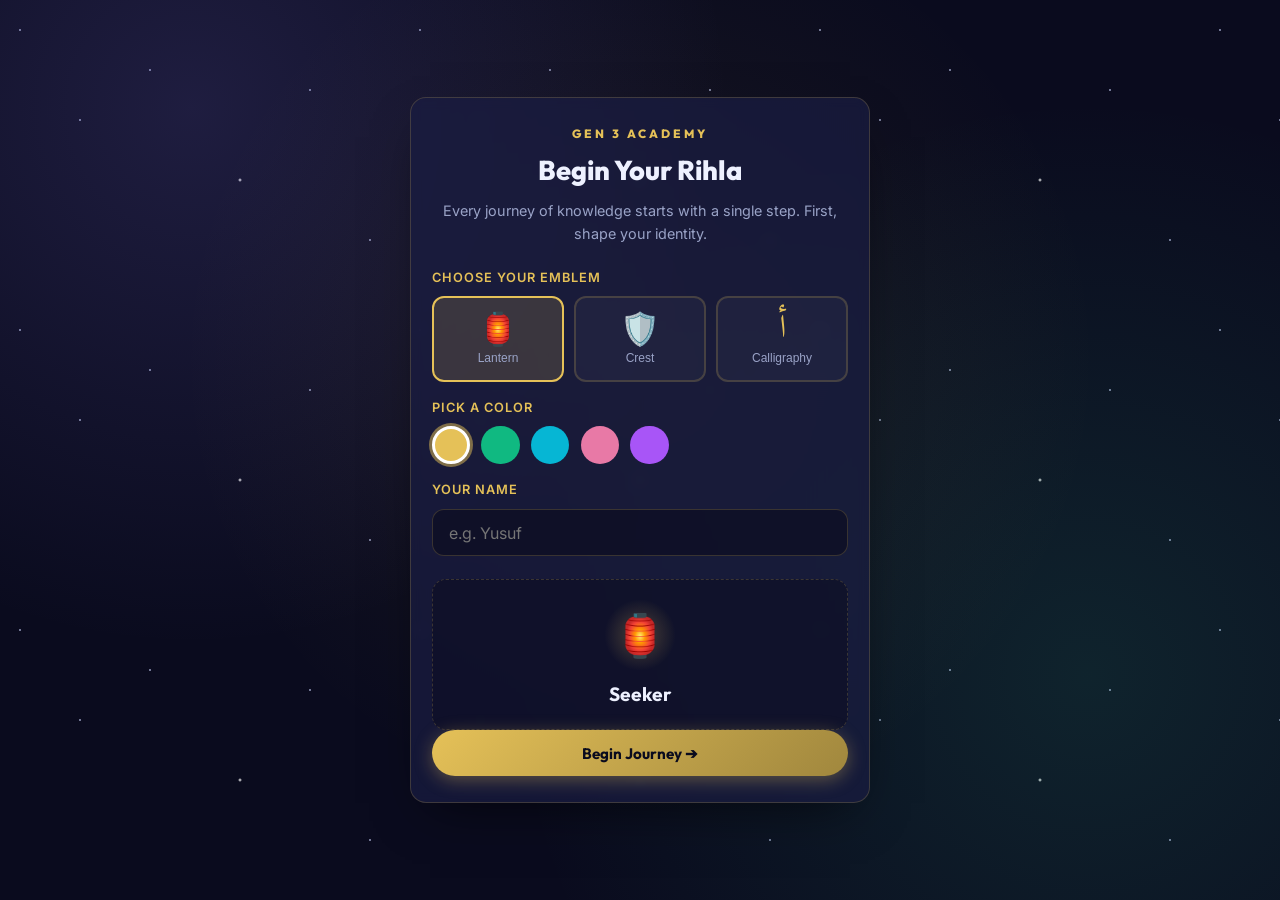
<file: index.html>
<!DOCTYPE html>
<html lang="en">
<head>
  <meta charset="UTF-8">
  <meta name="viewport" content="width=device-width, initial-scale=1.0">
  <title>Gen 3 Academy — The Journey</title>
  <meta name="description" content="An interactive Islamic Studies learning game: travel the Rihla, earn knowledge, and rise through the ranks.">
  <link rel="stylesheet" href="game.css?v=2.0.0">
</head>
<body>

  <!-- Toast Notification Bar -->
  <div class="toast-container" id="toast-container" aria-live="polite"></div>

  <!-- ============ TOP BAR (hidden on create/intro) ============ -->
  <header id="topbar" class="topbar hidden">
    <button class="tb-identity" onclick="Game.openProfileModal()" title="Click to view details & change student name">
      <span class="tb-emblem" id="tb-emblem"></span>
      <span class="tb-name" id="tb-name">Seeker</span>
      <span style="font-size: 0.7rem; opacity: 0.7; margin-left: 0.2rem;">✏️</span>
    </button>
    <div class="tb-stats">
      <span class="tb-rank pill" id="tb-rank">📜 Ma'lumat</span>
      <span class="tb-score pill" id="tb-score">⭐ 0</span>
      <button class="tb-profile" onclick="Game.openProfileModal()" aria-label="Open profile customization">🎨</button>
    </div>
  </header>

  <!-- ============ SCREEN: CREATE EMBLEM + NAME ============ -->
  <section id="screen-create" class="screen screen-center">
    <div class="card create-card">
      <div class="brand-mini">GEN 3 ACADEMY</div>
      <h1 class="create-title">Begin Your Rihla</h1>
      <p class="create-sub">Every journey of knowledge starts with a single step. First, shape your identity.</p>

      <label class="field-label">Choose your emblem</label>
      <div class="emblem-picker" id="emblem-picker">
        <button class="emblem-opt selected" data-emblem="lantern">
          <span class="emblem-glyph">🏮</span><span class="emblem-word">Lantern</span>
        </button>
        <button class="emblem-opt" data-emblem="crest">
          <span class="emblem-glyph">🛡️</span><span class="emblem-word">Crest</span>
        </button>
        <button class="emblem-opt" data-emblem="calligraphy">
          <span class="emblem-glyph calli" id="calli-preview">أ</span><span class="emblem-word">Calligraphy</span>
        </button>
      </div>

      <label class="field-label">Pick a color</label>
      <div class="color-picker" id="color-picker">
        <button class="color-opt selected" data-color="gold" style="--c:#e5c158"></button>
        <button class="color-opt" data-color="emerald" style="--c:#10b981"></button>
        <button class="color-opt" data-color="cyan" style="--c:#06b6d4"></button>
        <button class="color-opt" data-color="rose" style="--c:#e879a6"></button>
        <button class="color-opt" data-color="violet" style="--c:#a855f7"></button>
      </div>

      <label class="field-label" for="name-input">Your name</label>
      <input id="name-input" class="name-input" type="text" maxlength="18" placeholder="e.g. Yusuf" oninput="Game.onNameType()">

      <div class="live-preview">
        <div class="preview-emblem" id="preview-emblem"></div>
        <div class="preview-name" id="preview-name">Seeker</div>
      </div>

      <button class="btn btn-primary btn-full" onclick="Game.createProfile()">Begin Journey ➔</button>
    </div>
  </section>

  <!-- ============ SCREEN: INTRO HOW IT WORKS ============ -->
  <section id="screen-intro" class="screen screen-center hidden">
    <div class="card intro-card">
      <div class="intro-icon">📜</div>
      <h2 class="intro-title">The Path of Seeking Knowledge</h2>
      <p class="intro-sub">In classical Islam, knowledge was earned step by step. Here is how your journey unfolds:</p>

      <ul class="intro-steps">
        <li><span class="step-num">1</span> <strong>Travel the Trail:</strong> Stations unlock one by one as you read and demonstrate understanding.</li>
        <li><span class="step-num">2</span> <strong>Earn Wisdom:</strong> Correct answers on your first try award full points. Mistakes open the Socratic Tutor for guidance.</li>
        <li><span class="step-num">3</span> <strong>Ascend the Ranks:</strong> Rise through the 4 levels — <em>Ma'lumat → 'Ilm → Fiqh → Fahm</em>.</li>
        <li><span class="step-num">4</span> <strong>Personalize Your Emblem:</strong> Unlock titles, halos, and themes as your knowledge deepens.</li>
      </ul>

      <button class="btn btn-primary btn-full" onclick="Game.goMap()">Enter the Realm ➔</button>
    </div>
  </section>

  <!-- ============ SCREEN: MAP ============ -->
  <section id="screen-map" class="screen hidden">
    <div class="map-header">
      <h1 class="map-title">Rihla Quest Trail</h1>
      <div class="map-sub" id="map-sub">Grade 6 · Quarter 1 · Aqidah & Tawheed</div>
    </div>

    <div id="trail" class="trail">
      <svg id="trail-svg" class="trail-svg">
        <path id="trail-base" class="trail-base" fill="none" style="fill:none !important;" />
        <path id="trail-fill" class="trail-fill" fill="none" style="fill:none !important;" />
      </svg>
      <div id="nodes"></div>
    </div>
  </section>

  <!-- ============ SCREEN: STAGE (READ OR QUESTION) ============ -->
  <section id="screen-stage" class="screen hidden">
    <div id="stage-card" class="card stage-card">
      <!-- dynamically populated by Game.renderStage() -->
    </div>
  </section>

  <!-- ============ SCREEN: PROFILE / CUSTOMIZE ============ -->
  <section id="screen-profile" class="screen hidden">
    <div class="card profile-card">
      <div class="profile-header">
        <div class="profile-avatar-wrap">
          <div class="profile-avatar" id="prof-avatar"></div>
        </div>
        <h2 class="profile-name" id="prof-name">Seeker</h2>
        <div class="profile-tag" id="prof-tag"></div>
        <div class="profile-rank" id="prof-rank">📜 Ma'lumat</div>
        <div class="profile-score" id="prof-score">⭐ 0 Points</div>
      </div>

      <!-- Change Student Name Section -->
      <div class="deco-section" style="background: rgba(255,255,255,0.03); border: 1px solid var(--glass-border); padding: 1.1rem; border-radius: 14px;">
        <h3 style="margin-top:0; color: var(--gold);">✏️ Change Student Name</h3>
        <p style="font-size: 0.8rem; color: var(--muted); margin-bottom: 0.6rem;">Update your name tag for the portal and game leaderboard:</p>
        <div style="display: flex; gap: 0.5rem;">
          <input type="text" id="prof-name-input" class="name-input" maxlength="18" placeholder="Enter student name...">
          <button class="btn btn-primary" style="padding: 0.6rem 1.2rem; font-size: 0.85rem;" onclick="Game.updateStudentName()">Save ➔</button>
        </div>
      </div>

      <div class="deco-section">
        <h3>Emblem Ring</h3>
        <div class="deco-opts" id="opt-rings"></div>

        <h3>Honorific Title</h3>
        <div class="deco-opts" id="opt-tags"></div>

        <h3>Realm Theme</h3>
        <div class="deco-opts" id="opt-themes"></div>
      </div>

      <button class="btn btn-secondary btn-full" onclick="Game.goMap()" style="margin-top: 1.5rem;">Return to Trail ➔</button>
    </div>
  </section>

  <!-- ============ TUTOR DRAWER (HINT ONLY) ============ -->
  <div id="tutor-drawer" class="tutor-drawer hidden">
    <div class="tutor-header">
      <div class="tutor-title" id="tutor-title">📖 How to Play</div>
      <button class="tutor-close" onclick="Game.closeTutor()">&times;</button>
    </div>
    <div id="tutor-body" class="tutor-body">
      <div class="tutor-msg tutor-ai">
        Assalamu Alaikum! I am here to guide your reflection. Knowledge that is earned is knowledge that endures.
      </div>
    </div>
  </div>
  <button id="tutor-fab" class="tutor-fab hidden" onclick="Game.openGuide()" aria-label="How to play">❓</button>

  <!-- ============ CELEBRATION MODAL ============ -->
  <div id="celeb-modal" class="celeb-modal hidden">
    <div class="celeb-card card">
      <div class="celeb-icon" id="celeb-icon">🏆</div>
      <h2 class="celeb-title" id="celeb-title">Rank Up!</h2>
      <p class="celeb-sub" id="celeb-sub">You have ascended to 'Ilm.</p>
      <button class="btn btn-primary" onclick="Game.closeCeleb()">Continue ➔</button>
    </div>
  </div>

  <script src="game.js?v=2.0.0"></script>
</body>
</html>
</file>
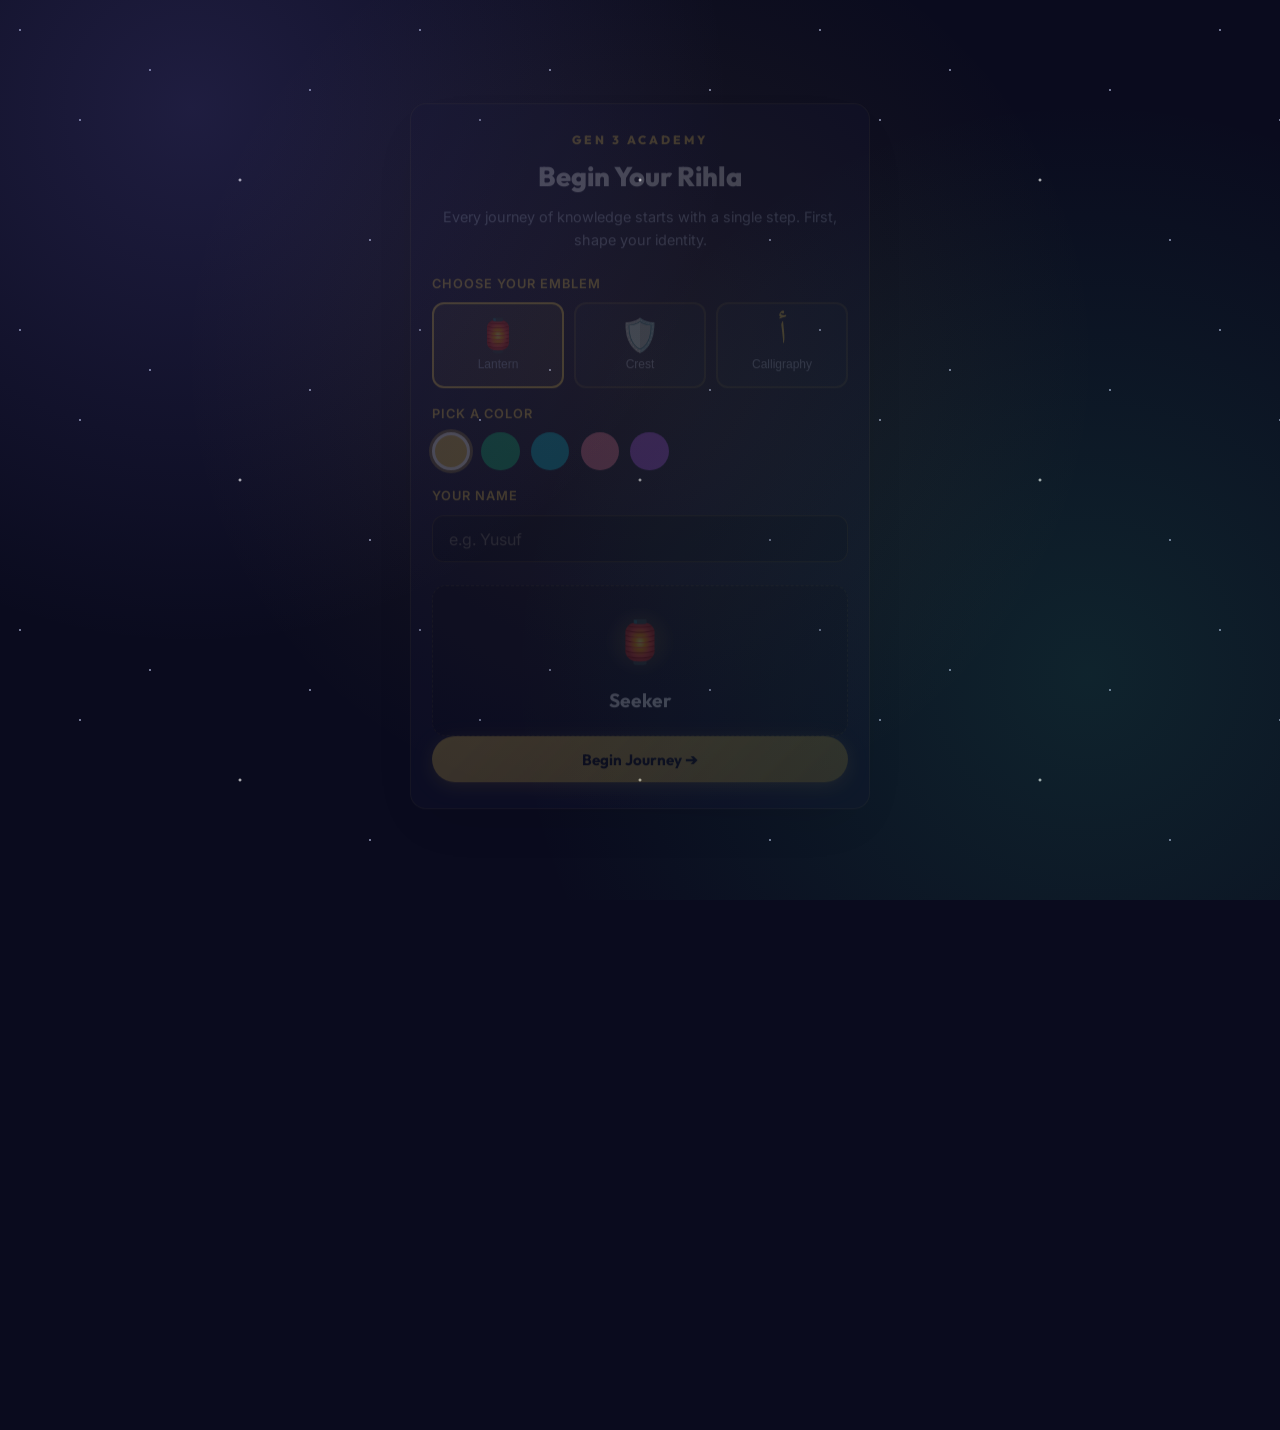
<file: game.html>
<!DOCTYPE html>
<html lang="en">
<head>
  <meta charset="UTF-8">
  <title>Gen 3 Academy</title>
  <meta http-equiv="refresh" content="0; url=index.html">
  <link rel="canonical" href="index.html">
</head>
<body>
  <p>Redirecting to <a href="index.html">Gen 3 Academy</a>…</p>
</body>
</html>
</file>
<file: game.css>
/* ==========================================================================
   Gen 3 Academy — The Journey (Game Mode)
   Theme: "Celestial Rihla" — night-sky journey. Mobile-first.
   ========================================================================== */
@import url('https://fonts.googleapis.com/css2?family=Amiri:wght@400;700&family=Inter:wght@300;400;500;600;700&family=Outfit:wght@500;600;700;800&display=swap');

:root {
  --bg-dark: #0a0b1e;
  --bg-surface: #14163a;
  --bg-card: rgba(26, 28, 66, 0.72);
  --glass-border: rgba(229, 193, 88, 0.20);
  --gold: #e5c158;
  --gold-soft: #f3dd93;
  --emerald: #34d399;
  --cyan: #38bdf8;
  --violet: #8b7bf0;
  --rose: #e879a6;
  --star: #cfd8ff;
  --text: #eef1ff;
  --muted: #9aa3c7;
  --font-head: 'Outfit', sans-serif;
  --font-body: 'Inter', sans-serif;
  --font-arabic: 'Amiri', serif;
  --radius: 16px;
  --accent: var(--gold);
}

* { box-sizing: border-box; margin: 0; padding: 0; }

body {
  background: var(--bg-dark);
  color: var(--text);
  font-family: var(--font-body);
  line-height: 1.6;
  min-height: 100vh;
  overflow-x: hidden;
  -webkit-tap-highlight-color: transparent;
}
/* Starfield + nebula (fixed, behind everything) */
body::before {
  content: ''; position: fixed; inset: 0; z-index: -2; pointer-events: none;
  background-color: var(--bg-dark);
  background-image:
    radial-gradient(circle at 15% 12%, rgba(139,123,240,0.16), transparent 40%),
    radial-gradient(circle at 85% 75%, rgba(52,211,153,0.12), transparent 45%),
    radial-gradient(circle at 50% 40%, rgba(229,193,88,0.08), transparent 55%),
    radial-gradient(1.5px 1.5px at 20px 30px, var(--star), transparent),
    radial-gradient(1.5px 1.5px at 80px 120px, var(--star), transparent),
    radial-gradient(1.5px 1.5px at 150px 70px, var(--star), transparent),
    radial-gradient(2px 2px at 240px 180px, #fff, transparent),
    radial-gradient(1.5px 1.5px at 310px 90px, var(--star), transparent),
    radial-gradient(1.5px 1.5px at 370px 240px, var(--star), transparent);
  background-repeat: repeat;
  background-size: cover, cover, cover, 400px 300px, 400px 300px, 400px 300px, 400px 300px, 400px 300px, 400px 300px;
}
/* Theme variants */
body.theme-emerald::before { background-color: #051614; }
body.theme-desert::before  { background-color: #170d1a; }

/* ---------- Layout & Utilities ---------- */
.hidden { display: none !important; }
.pill { background: rgba(229,193,88,.12); border: 1px solid var(--glass-border); padding: .25rem .75rem; border-radius: 999px; font-size: .8rem; font-weight: 600; color: var(--gold); }
.screen { display: flex; flex-direction: column; min-height: 100vh; padding: 1rem; width: 100%; max-width: 720px; margin: 0 auto; }
.screen-center { justify-content: center; align-items: center; }
.screen-enter { animation: fadeIn .35s ease-out; }
@keyframes fadeIn { from { opacity: 0; transform: translateY(8px); } to { opacity: 1; transform: translateY(0); } }

/* In-UI Toast Notifications */
.toast-container {
  position: fixed; top: 1.5rem; right: 1.5rem; z-index: 1000;
  display: flex; flex-direction: column; gap: 0.6rem; pointer-events: none;
}
.toast {
  background: rgba(14, 16, 42, 0.95); backdrop-filter: blur(12px);
  border: 1px solid var(--gold); color: var(--text);
  padding: 0.85rem 1.25rem; border-radius: 12px;
  box-shadow: 0 10px 30px rgba(0,0,0,0.5); font-size: 0.88rem; font-weight: 500;
  pointer-events: auto; animation: toastIn 0.3s cubic-bezier(0.16, 1, 0.3, 1);
}
@keyframes toastIn { from { transform: translateX(100%); opacity: 0; } to { transform: translateX(0); opacity: 1; } }

/* Buttons */
.btn {
  font-family: var(--font-head); font-weight: 700; font-size: .95rem;
  padding: .85rem 1.4rem; border-radius: 999px; border: none; cursor: pointer;
  display: inline-flex; align-items: center; justify-content: center; gap: .5rem;
  transition: transform .15s ease, box-shadow .15s ease, filter .15s;
}
.btn-primary { background: linear-gradient(135deg, var(--accent), color-mix(in srgb, var(--accent) 70%, #000)); color: #0a0b1e; box-shadow: 0 4px 18px color-mix(in srgb, var(--accent) 35%, transparent); }
.btn-primary:hover { filter: brightness(1.1); transform: translateY(-2px); }
.btn-secondary { background: rgba(255,255,255,0.06); border: 1px solid var(--glass-border); color: var(--text); }
.btn-secondary:hover { background: rgba(255,255,255,0.12); }
.btn-full { width: 100%; }

/* ---------- Top Bar ---------- */
.topbar {
  position: sticky; top: 0; z-index: 50;
  display: flex; align-items: center; justify-content: space-between;
  padding: .65rem 1rem; background: rgba(10,11,30,0.85); backdrop-filter: blur(12px);
  border-bottom: 1px solid var(--glass-border);
}
.tb-identity { display: flex; align-items: center; gap: .5rem; background: none; border: none; color: inherit; cursor: pointer; }
.tb-emblem { font-size: 1.4rem; }
.tb-name { font-family: var(--font-head); font-weight: 700; font-size: .95rem; max-width: 110px; overflow: hidden; text-overflow: ellipsis; white-space: nowrap; }
.tb-stats { display: flex; align-items: center; gap: .5rem; }
.tb-profile { background: rgba(255,255,255,0.06); border: 1px solid var(--glass-border); width: 34px; height: 34px; border-radius: 50%; display: grid; place-items: center; cursor: pointer; color: var(--text); }

/* ---------- Cards ---------- */
.card {
  background: var(--bg-card); border: 1px solid var(--glass-border); border-radius: var(--radius);
  padding: 1.6rem 1.3rem; width: 100%; max-width: 460px; box-shadow: 0 20px 50px -20px rgba(0,0,0,.65);
  backdrop-filter: blur(6px);
}
.brand-mini { font-family: var(--font-head); font-weight: 800; letter-spacing: 3px; color: var(--gold); font-size: .75rem; text-align: center; }
.create-title { font-family: var(--font-head); font-size: 1.7rem; font-weight: 800; text-align: center; margin: .4rem 0; }
.create-sub { color: var(--muted); text-align: center; font-size: .9rem; margin-bottom: 1.4rem; }
.field-label { display: block; font-size: .8rem; font-weight: 600; color: var(--gold); margin: 1rem 0 .5rem; text-transform: uppercase; letter-spacing: 1px; }

/* Emblem / color pickers */
.emblem-picker { display: grid; grid-template-columns: repeat(3,1fr); gap: .6rem; }
.emblem-opt { display: flex; flex-direction: column; align-items: center; gap: .4rem; padding: .9rem .4rem; background: rgba(255,255,255,0.03); border: 2px solid var(--glass-border); border-radius: 12px; cursor: pointer; color: var(--text); transition: all .15s; }
.emblem-opt:hover { background: rgba(255,255,255,0.07); }
.emblem-opt.selected { border-color: var(--accent); background: color-mix(in srgb, var(--accent) 16%, transparent); }
.emblem-glyph { font-size: 2rem; line-height: 1; }
.emblem-glyph.calli { font-family: var(--font-arabic); color: var(--accent); }
.emblem-word { font-size: .75rem; color: var(--muted); }
.color-picker { display: flex; gap: .7rem; }
.color-opt { width: 2.4rem; height: 2.4rem; border-radius: 50%; background: var(--c); border: 3px solid transparent; cursor: pointer; transition: transform .12s; }
.color-opt:hover { transform: scale(1.1); }
.color-opt.selected { border-color: #fff; box-shadow: 0 0 0 3px color-mix(in srgb, var(--c) 50%, transparent); }
.name-input { width: 100%; padding: .8rem 1rem; font-size: 1rem; font-family: var(--font-body); background: rgba(10,11,30,0.6); border: 1px solid var(--glass-border); border-radius: 12px; color: var(--text); }
.name-input:focus { outline: none; border-color: var(--accent); }

.live-preview { display: flex; flex-direction: column; align-items: center; gap: .5rem; margin-top: 1.4rem; padding: 1.2rem; background: rgba(10,11,30,0.5); border-radius: 14px; border: 1px dashed var(--glass-border); }
.preview-emblem { width: 4.5rem; height: 4.5rem; display: grid; place-items: center; font-size: 2.6rem; border-radius: 50%; background: radial-gradient(circle, color-mix(in srgb, var(--accent) 28%, transparent), transparent 70%); }
.preview-emblem.big { width: 6rem; height: 6rem; font-size: 3.4rem; }
.preview-emblem .calli { font-family: var(--font-arabic); color: var(--accent); }
.ring-gold    { box-shadow: 0 0 0 3px var(--gold); }
.ring-emerald { box-shadow: 0 0 0 3px var(--emerald); }
.ring-double  { box-shadow: 0 0 0 3px var(--gold), 0 0 0 6px rgba(229,193,88,.35); }
.preview-name { font-family: var(--font-head); font-weight: 700; font-size: 1.2rem; }
.name-title { color: var(--gold); font-weight: 600; font-size: .85rem; }

/* Intro */
.intro-card { max-width: 560px; }
.intro-grid { display: grid; grid-template-columns: 1fr; gap: .8rem; margin: 1.2rem 0; }
.intro-item { background: rgba(10,11,30,0.5); border: 1px solid var(--glass-border); border-radius: 12px; padding: 1rem; }
.intro-ic { font-size: 1.6rem; }
.intro-item h4 { font-family: var(--font-head); margin: .3rem 0 .2rem; }
.intro-item p { color: var(--muted); font-size: .88rem; }

/* ---------- Map / Trail ---------- */
.map-head { text-align: center; margin: 1rem 0 .6rem; }
.map-title { font-family: var(--font-head); font-size: 1.5rem; font-weight: 800; }
.map-sub { color: var(--muted); font-size: .9rem; }

.trail { position: relative; max-width: 460px; margin: 0 auto; }
.trail-svg { position: absolute; left: 0; top: 0; z-index: 1; overflow: visible; pointer-events: none !important; }
.trail-base { fill: none; stroke: rgba(229,193,88,.18); stroke-width: 6; stroke-linecap: round; stroke-dasharray: 1 15; pointer-events: none !important; }
.trail-fill { fill: none; stroke: var(--gold); stroke-width: 6; stroke-linecap: round; filter: drop-shadow(0 0 6px rgba(229,193,88,.7)); transition: stroke-dashoffset 1.2s cubic-bezier(.4,0,.2,1); pointer-events: none !important; }
.nodes { position: relative; z-index: 10; pointer-events: none; }

.node {
  position: absolute; transform: translate(-50%,-50%);
  display: flex; flex-direction: column; align-items: center;
  z-index: 20; pointer-events: auto !important; cursor: pointer;
}
.node-region {
  position: absolute; top: -30px; left: 50%; transform: translateX(-50%);
  white-space: nowrap; font-family: var(--font-head); font-weight: 700;
  font-size: .72rem; color: var(--gold); background: rgba(229,193,88,.15);
  border: 1px solid var(--glass-border); padding: .2rem .75rem; border-radius: 999px;
  pointer-events: auto !important; cursor: pointer;
  box-shadow: 0 4px 12px rgba(0,0,0,0.3);
}
.node-btn {
  width: 58px; height: 58px; border-radius: 50%; display: grid; place-items: center; font-size: 1.4rem;
  border: 2px solid var(--glass-border); color: var(--text); cursor: pointer;
  background: radial-gradient(circle at 32% 28%, rgba(52,54,104,.95), rgba(16,17,44,.95));
  transition: transform .15s ease;
  pointer-events: auto !important;
}
.node-btn:hover { transform: scale(1.08); }
.node.completed .node-btn { background: radial-gradient(circle at 32% 28%, #1f4037, #0d1f19); border-color: var(--emerald); color: var(--emerald); }
.node.current .node-btn {
  background: radial-gradient(circle at 32% 28%, #52471b, #1f1b0a); border-color: var(--gold); color: var(--gold);
  box-shadow: 0 0 20px rgba(229,193,88,.6); animation: pulseNode 1.8s infinite;
}
@keyframes pulseNode { 0%,100% { transform: scale(1); } 50% { transform: scale(1.08); } }
.node.locked { opacity: .6; }
.node.soon { opacity: .5; }
.node.soon .node-btn { border-style: dashed; }

/* ---------- Stage Screen ---------- */
.stage-card { max-width: 640px; margin: 1rem auto; padding: 1.6rem; }
.stage-hdr { display: flex; align-items: center; justify-content: space-between; margin-bottom: 1.2rem; }
.stage-tag { font-size: .78rem; font-weight: 700; color: var(--gold); text-transform: uppercase; letter-spacing: 1px; }
.stage-close { background: none; border: none; color: var(--muted); font-size: 1.5rem; cursor: pointer; line-height: 1; }
.stage-card h2 { font-family: var(--font-head); font-size: 1.3rem; margin-bottom: .8rem; color: var(--gold); }
.stage-card p { color: var(--text); font-size: .95rem; line-height: 1.65; margin-bottom: 1rem; }
.callout { background: rgba(229,193,88,.08); border-left: 3px solid var(--gold); padding: 1rem; border-radius: 8px; font-size: .9rem; margin: 1rem 0; }
.support-box { background: rgba(255,255,255,.03); border: 1px solid var(--glass-border); padding: 1rem; border-radius: 10px; margin: 1rem 0; }
.solution-box { background: rgba(52,211,153,.1); border: 1px solid var(--emerald); padding: 1rem; border-radius: 10px; color: var(--emerald); font-size: .92rem; margin: 1rem 0; }

.verse-card { background: rgba(10,11,30,0.6); border: 1px solid var(--glass-border); border-radius: 12px; padding: 1.2rem; margin: 1rem 0; }
.verse-surah { font-size: .8rem; font-weight: 700; color: var(--gold); text-transform: uppercase; }
.arabic { font-family: var(--font-arabic); font-size: 1.7rem; line-height: 2.1; direction: rtl; text-align: right; margin: .6rem 0; }
.verse-tr { font-style: italic; color: #d8deff; font-size: .92rem; }
.verse-note { font-size: .82rem; color: var(--emerald); margin-top: .4rem; }

.concept-grid { display: grid; grid-template-columns: 1fr; gap: .8rem; margin-top: 1rem; }
.concept-card { background: rgba(10,11,30,0.5); border: 1px solid var(--glass-border); border-radius: 10px; padding: 1rem; }
.concept-card h4 { color: var(--gold); font-size: .92rem; margin-bottom: .4rem; }
.concept-card ul { list-style: none; font-size: .84rem; color: var(--muted); }
.concept-card li::before { content: '• '; color: var(--gold); }

/* Question stage */
.q-box { display: flex; flex-direction: column; gap: 1rem; }
.q-text { font-family: var(--font-head); font-size: 1.1rem; font-weight: 700; }
.q-opts { display: flex; flex-direction: column; gap: .6rem; }
.q-opt { background: rgba(255,255,255,.03); border: 1px solid var(--glass-border); border-radius: 12px; padding: .9rem 1rem; color: var(--text); font-size: .92rem; text-align: left; cursor: pointer; transition: all .15s; }
.q-opt:hover { background: rgba(229,193,88,.1); border-color: var(--gold); }
.q-opt span { font-weight: 700; color: var(--gold); margin-right: .3rem; }
.q-feedback { padding: 1rem; border-radius: 12px; font-size: .9rem; margin-top: .5rem; }
.q-feedback.correct { background: rgba(52,211,153,.15); border: 1px solid var(--emerald); color: #a7f3d0; }
.q-feedback.wrong   { background: rgba(248,113,113,.15); border: 1px solid #f87171; color: #fca5a5; }

/* ---------- Profile & Customization ---------- */
.profile-card { max-width: 520px; }
.profile-header { display: flex; flex-direction: column; align-items: center; text-align: center; padding-bottom: 1.4rem; border-bottom: 1px solid var(--glass-border); }
.profile-name { font-family: var(--font-head); font-size: 1.4rem; font-weight: 800; margin: .6rem 0 .2rem; }
.profile-rank { color: var(--gold); font-size: .88rem; font-weight: 600; }
.profile-score { font-size: .85rem; color: var(--muted); margin-top: .2rem; }

.deco-section { margin-top: 1.2rem; display: flex; flex-direction: column; gap: .8rem; }
.deco-section h3 { font-family: var(--font-head); font-size: .88rem; color: var(--gold); text-transform: uppercase; letter-spacing: 1px; margin-top: .6rem; }
.deco-opts { display: flex; flex-wrap: wrap; gap: .5rem; }
.deco-opt { background: rgba(255,255,255,.03); border: 1px solid var(--glass-border); border-radius: 999px; padding: .4rem .9rem; font-size: .82rem; color: var(--text); cursor: pointer; transition: all .15s; display: inline-flex; align-items: center; gap: .4rem; }
.deco-opt.selected { border-color: var(--accent); background: color-mix(in srgb, var(--accent) 20%, transparent); font-weight: 700; }
.deco-opt.locked { opacity: .45; cursor: not-allowed; }
.deco-lock { font-size: .7rem; color: var(--muted); }

/* ---------- Socratic Tutor Drawer ---------- */
.tutor-fab {
  position: fixed; bottom: 1.5rem; right: 1.5rem; z-index: 60;
  width: 52px; height: 52px; border-radius: 50%; border: none;
  background: linear-gradient(135deg, var(--gold), #b89329); color: #0a0b1e;
  font-size: 1.5rem; cursor: pointer; box-shadow: 0 8px 24px rgba(229,193,88,.4);
  display: grid; place-items: center; transition: transform .15s;
}
.tutor-fab:hover { transform: scale(1.08); }
.tutor-drawer {
  position: fixed; bottom: 0; right: 0; z-index: 65;
  width: 100vw; max-width: 400px; height: 500px;
  background: rgba(14,16,42,0.96); backdrop-filter: blur(16px);
  border-top-left-radius: 20px; border: 1px solid var(--glass-border);
  box-shadow: -10px 0 30px rgba(0,0,0,.6);
  display: flex; flex-direction: column;
}
.tutor-header { padding: .9rem 1.1rem; background: rgba(255,255,255,.03); border-bottom: 1px solid var(--glass-border); display: flex; align-items: center; justify-content: space-between; }
.tutor-title { font-family: var(--font-head); font-weight: 700; color: var(--gold); font-size: .95rem; }
.tutor-close { background: none; border: none; color: var(--muted); font-size: 1.6rem; cursor: pointer; line-height: 1; }
.tutor-body { flex: 1; overflow-y: auto; padding: 1rem; display: flex; flex-direction: column; gap: .7rem; }
.tutor-msg { background: rgba(52,211,153,.1); border: 1px solid var(--glass-border); border-radius: 12px; padding: .8rem 1rem; font-size: .92rem; color: var(--text); border-left: 3px solid var(--emerald); }

/* ---------- Modal ---------- */
.celeb-modal { position: fixed; inset: 0; z-index: 70; display: grid; place-items: center; background: rgba(4,5,15,.78); backdrop-filter: blur(6px); padding: 1rem; }
.celeb-card { background: var(--bg-card); border: 1px solid var(--gold); border-radius: 22px; padding: 2rem 1.6rem; text-align: center; max-width: 400px; width: 100%; box-shadow: 0 0 40px rgba(229,193,88,.25); animation: pop .35s cubic-bezier(.2,1.4,.4,1); }
@keyframes pop { from { transform: scale(.85); opacity: 0; } to { transform: scale(1); opacity: 1; } }
.celeb-icon { font-size: 3.5rem; animation: floaty 2.4s ease-in-out infinite; }
@keyframes floaty { 0%,100% { transform: translateY(0); } 50% { transform: translateY(-8px); } }
.celeb-title { font-family: var(--font-head); font-size: 1.5rem; font-weight: 800; margin: .5rem 0; color: var(--gold); }
.celeb-sub { color: var(--text); margin-bottom: 1.4rem; }

@media (min-width: 720px) {
  .intro-grid { grid-template-columns: 1fr 1fr; }
  .concept-grid { grid-template-columns: repeat(3,1fr); }
  .tb-name { max-width: none; }
}
@media (prefers-reduced-motion: reduce) {
  .screen-enter, .node.current .node-btn, body::after, .celeb-icon, .celeb-card, .tutor-drawer { animation: none !important; }
  .trail-fill { transition: none; }
}

/* ==========================================================================
   Socratic Discussion Checkpoint (replaces multiple-choice at stations)
   ========================================================================== */
.disc { display: flex; flex-direction: column; gap: .75rem; }
.disc-tag {
  font-size: .75rem; font-weight: 600; color: var(--gold);
  background: rgba(229,193,88,.1); border: 1px solid var(--glass-border);
  padding: .45rem .8rem; border-radius: 999px; text-align: center;
}
.disc-msgs {
  display: flex; flex-direction: column; gap: .7rem;
  max-height: 46vh; overflow-y: auto; padding: .25rem;
}
.disc-msg { display: flex; gap: .55rem; align-items: flex-start; animation: fadeIn .25s ease-out; }
.disc-av {
  flex: 0 0 auto; width: 26px; height: 26px; border-radius: 50%;
  display: grid; place-items: center; font-size: .8rem; margin-top: .1rem;
}
.disc-msg.ai   .disc-av { background: linear-gradient(135deg, var(--gold-soft), var(--gold)); color: #0a0b1e; }
.disc-msg.user .disc-av { background: rgba(255,255,255,.08); border: 1px solid var(--glass-border); }
.disc-txt {
  padding: .65rem .9rem; border-radius: 14px; font-size: .92rem; line-height: 1.55;
  background: rgba(255,255,255,.04); border: 1px solid var(--glass-border);
}
.disc-msg.ai   .disc-txt { border-top-left-radius: 4px; }
.disc-msg.user { flex-direction: row-reverse; }
.disc-msg.user .disc-txt { background: rgba(52,211,153,.12); border-color: rgba(52,211,153,.3); border-top-right-radius: 4px; }
.disc-msg.typing .disc-txt { opacity: .6; letter-spacing: .2em; }
.disc-msg.err .disc-txt { border-color: #ef4444; color: #fca5a5; }

.disc-composer {
  display: flex; align-items: flex-end; gap: .5rem;
  background: rgba(10,11,30,.6); border: 1px solid var(--glass-border);
  border-radius: 16px; padding: .4rem .4rem .4rem .85rem;
}
.disc-composer:focus-within { border-color: var(--gold); }
.disc-input {
  flex: 1; background: none; border: none; color: var(--text); resize: none;
  font-family: var(--font-body); font-size: .92rem; line-height: 1.5; max-height: 120px; padding: .45rem 0;
}
.disc-input:focus { outline: none; }
.disc-send {
  flex: 0 0 auto; width: 36px; height: 36px; border-radius: 50%; border: none; cursor: pointer;
  background: linear-gradient(135deg, var(--gold-soft), var(--gold)); color: #0a0b1e; font-size: 1rem; font-weight: 700;
}
.disc-send:disabled { opacity: .4; cursor: not-allowed; }

.disc-win {
  text-align: center; padding: 1.1rem; border-radius: 14px; margin-top: .3rem;
  background: rgba(52,211,153,.12); border: 1px solid var(--emerald);
  animation: fadeIn .3s ease-out;
}
.disc-win strong { color: var(--emerald); font-size: 1.05rem; }
.disc-win p { font-size: .88rem; color: var(--text); margin: .35rem 0 .8rem; }

.disc-note {
  background: rgba(229,193,88,.1); border-left: 3px solid var(--gold);
  padding: .85rem; border-radius: 10px; font-size: .88rem;
}

/* ---------- Static "How to Play" guide (inside the drawer) ---------- */
.guide { font-size: .9rem; line-height: 1.6; }
.guide h4 {
  font-family: var(--font-head); font-size: .95rem; color: var(--gold);
  margin: 1rem 0 .25rem;
}
.guide h4:first-child { margin-top: 0; }
.guide p { color: var(--text); margin: 0 0 .3rem; }
.guide strong { color: var(--emerald); }
.guide-note {
  margin-top: 1.2rem !important; padding-top: .8rem;
  border-top: 1px solid var(--glass-border);
  color: var(--muted) !important; font-style: italic; text-align: center; font-size: .85rem;
}
</file>
